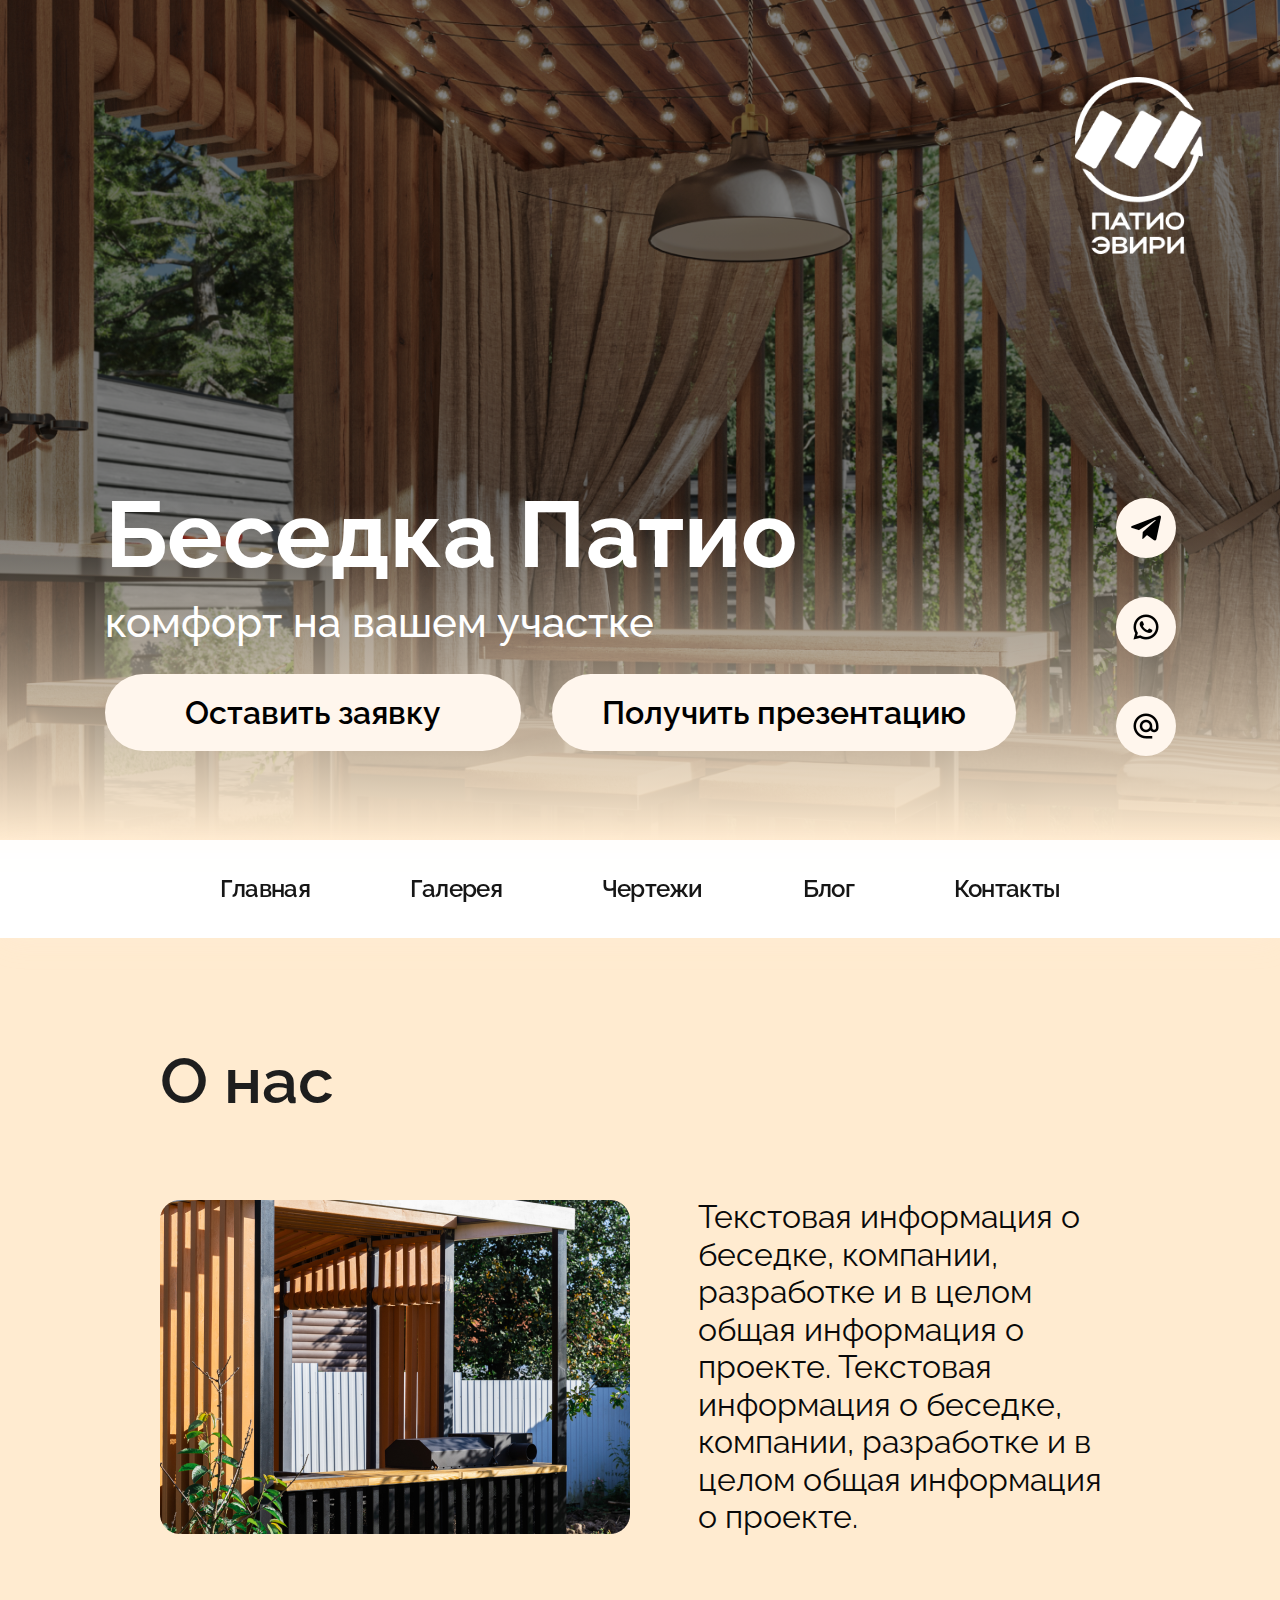
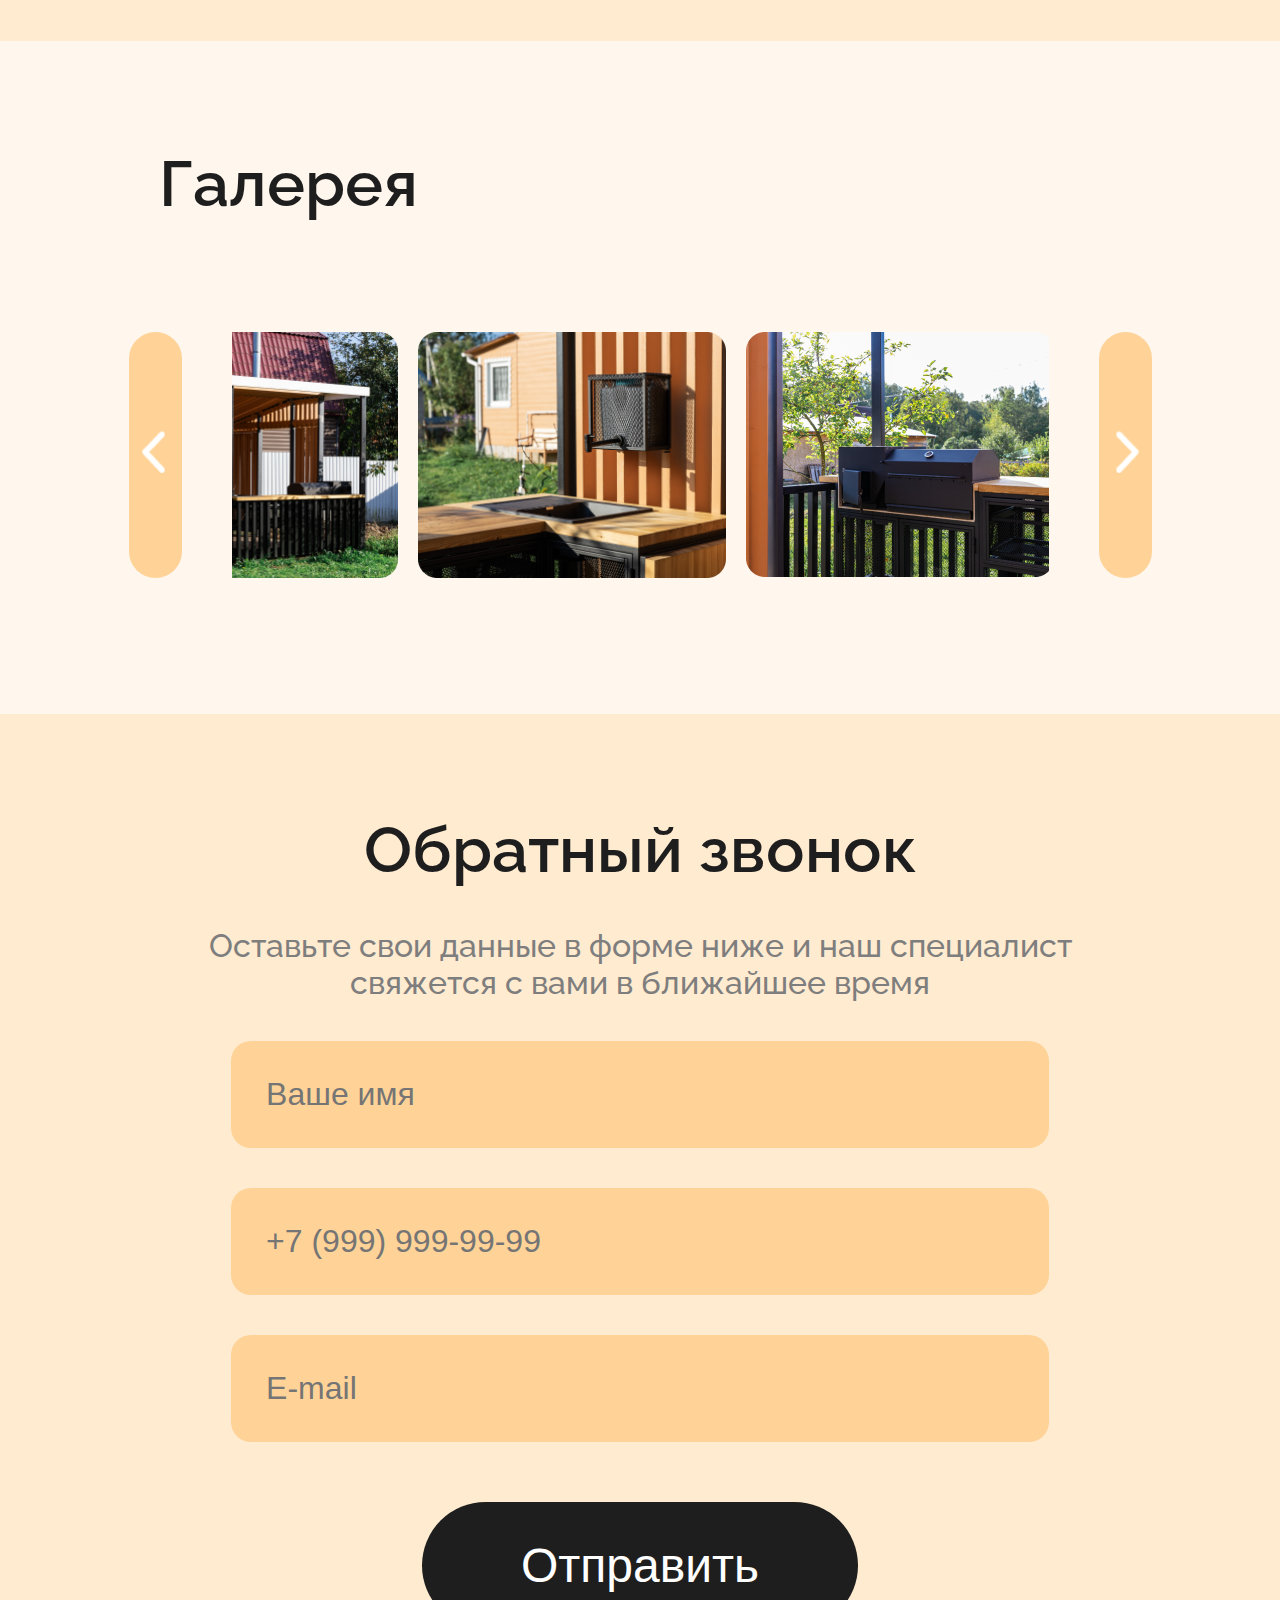
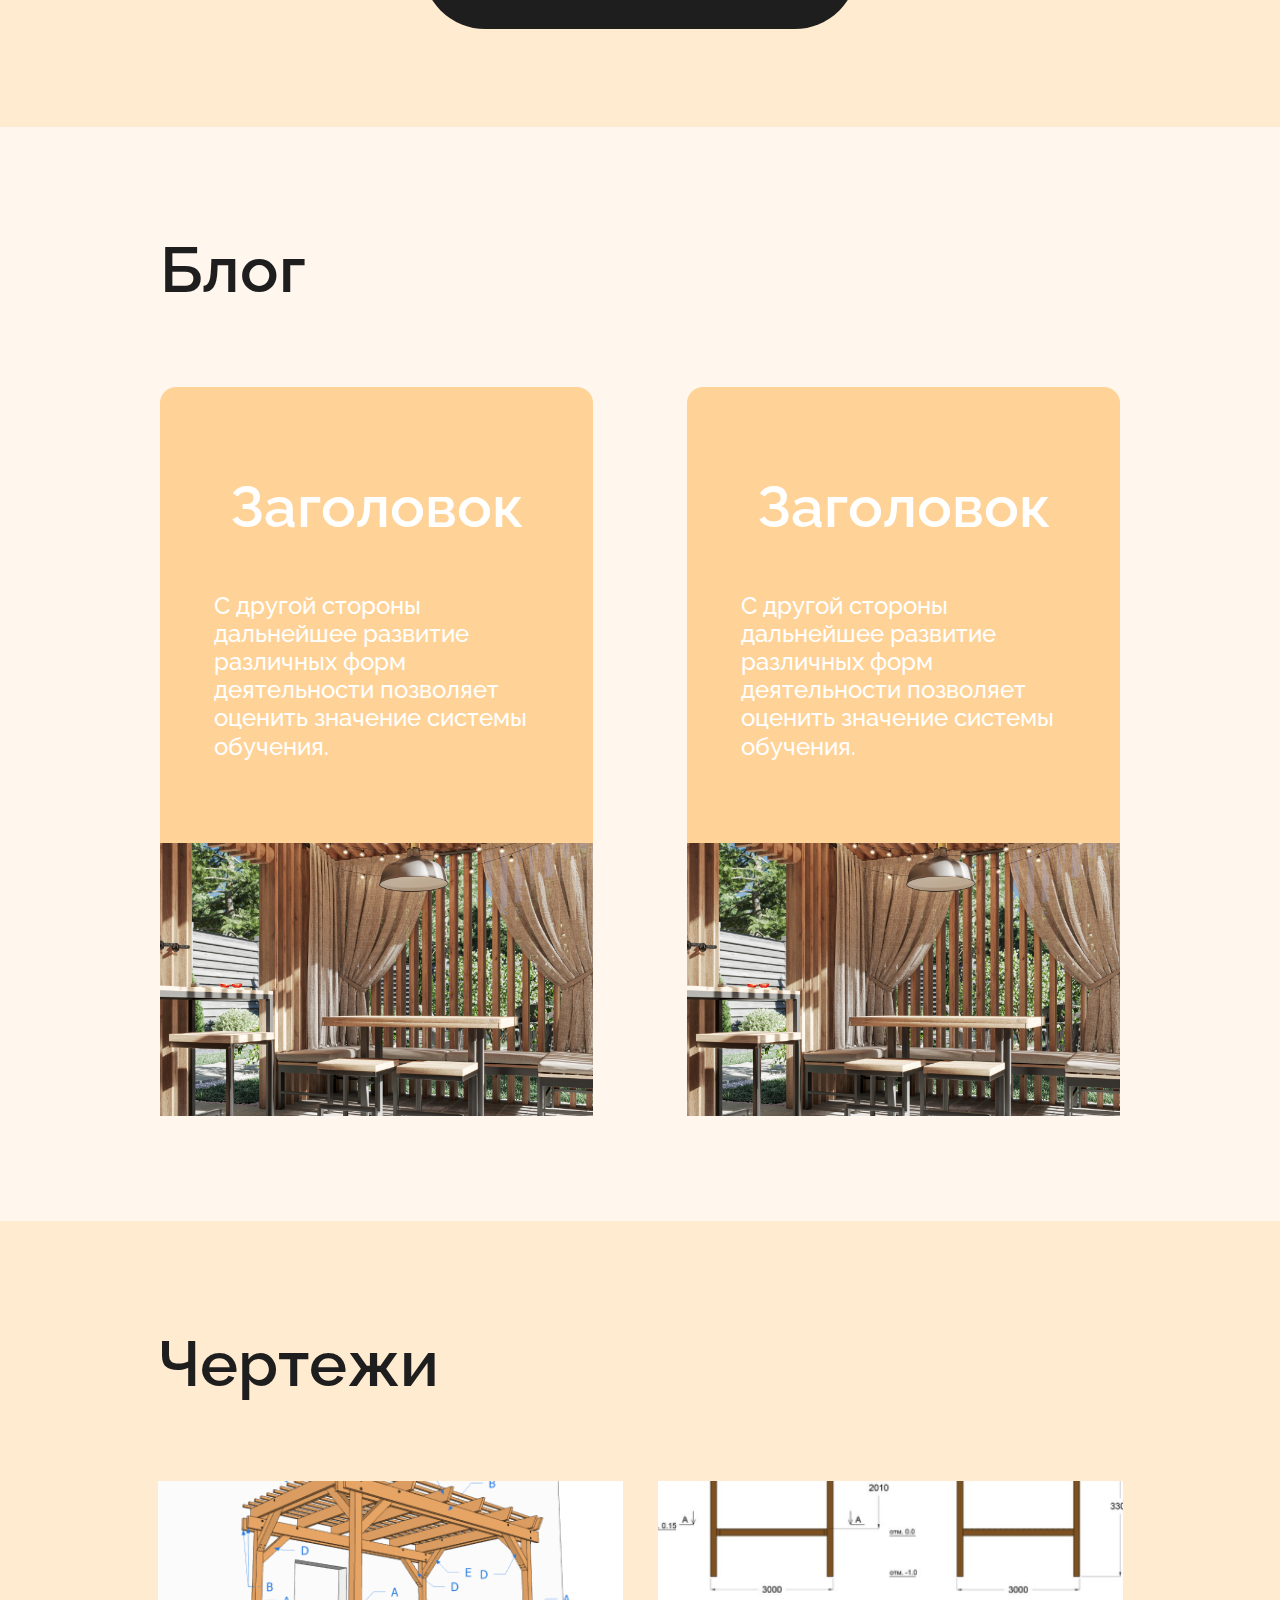
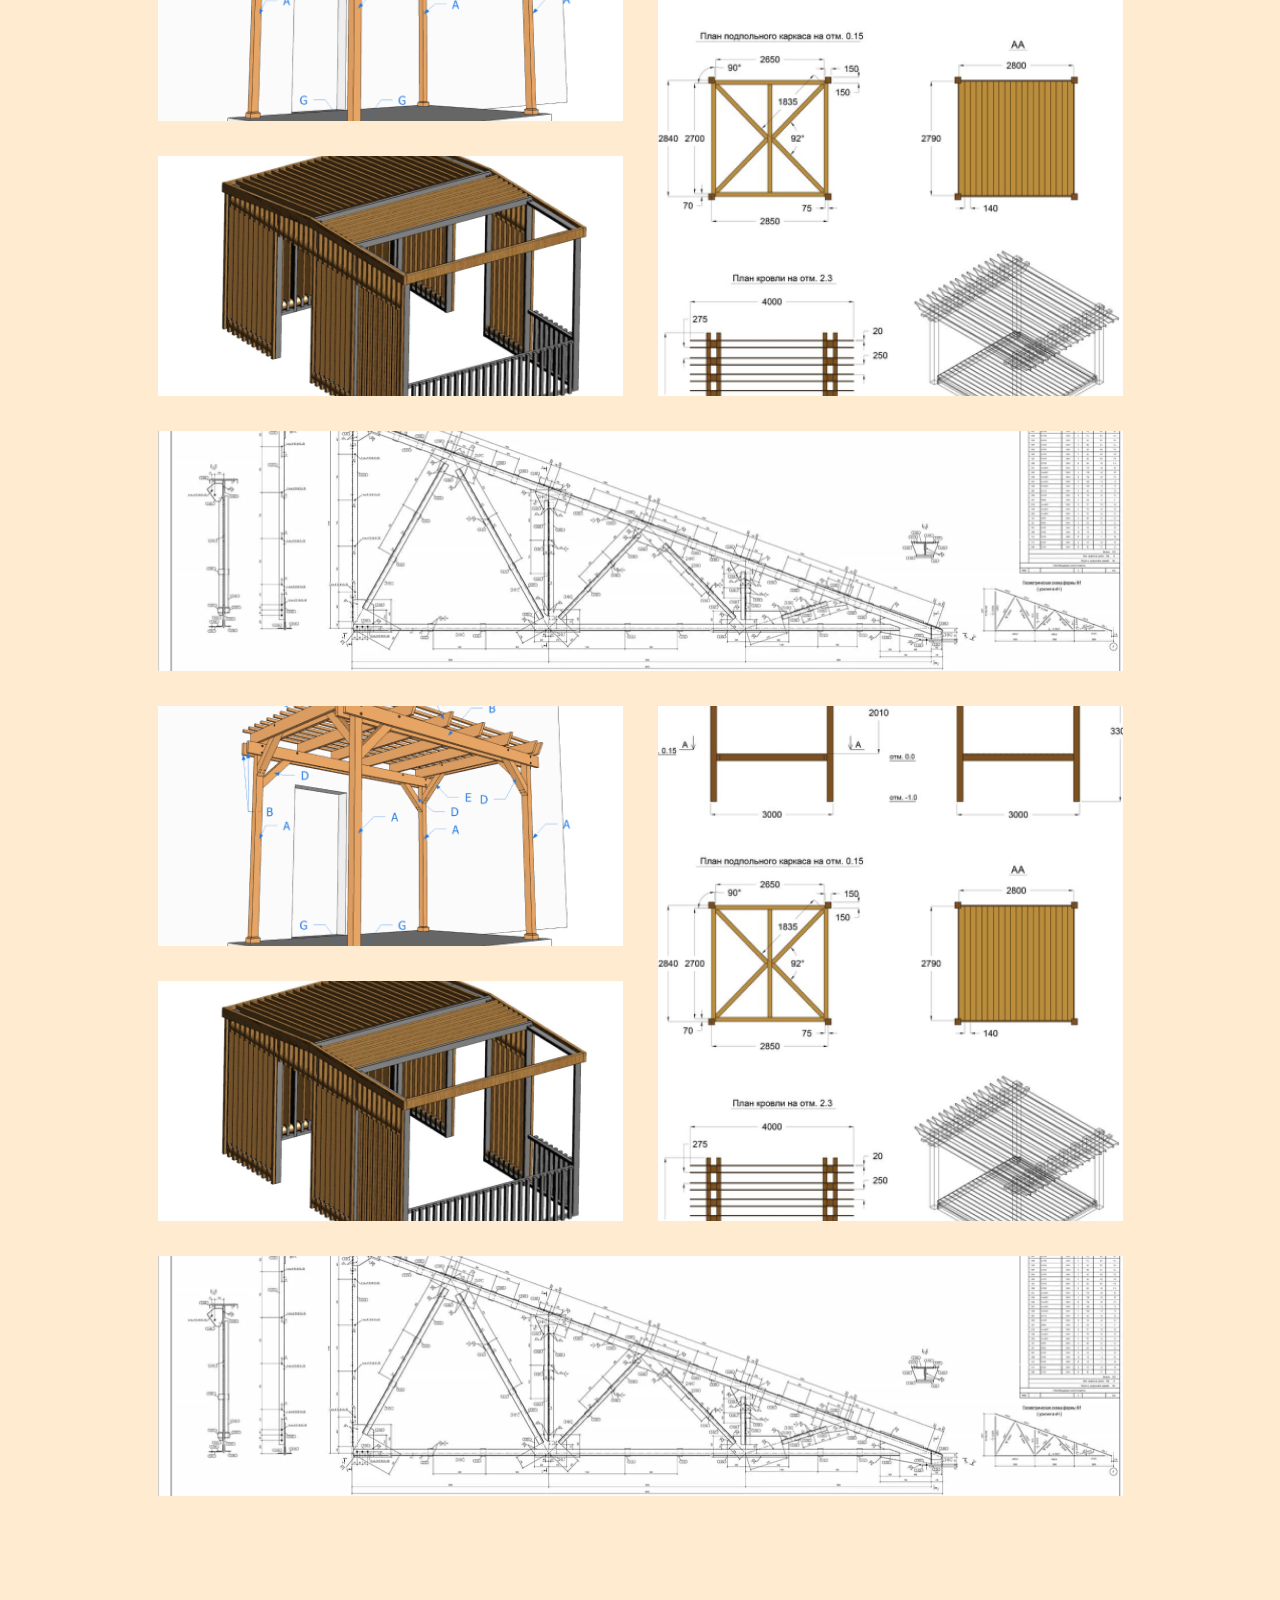
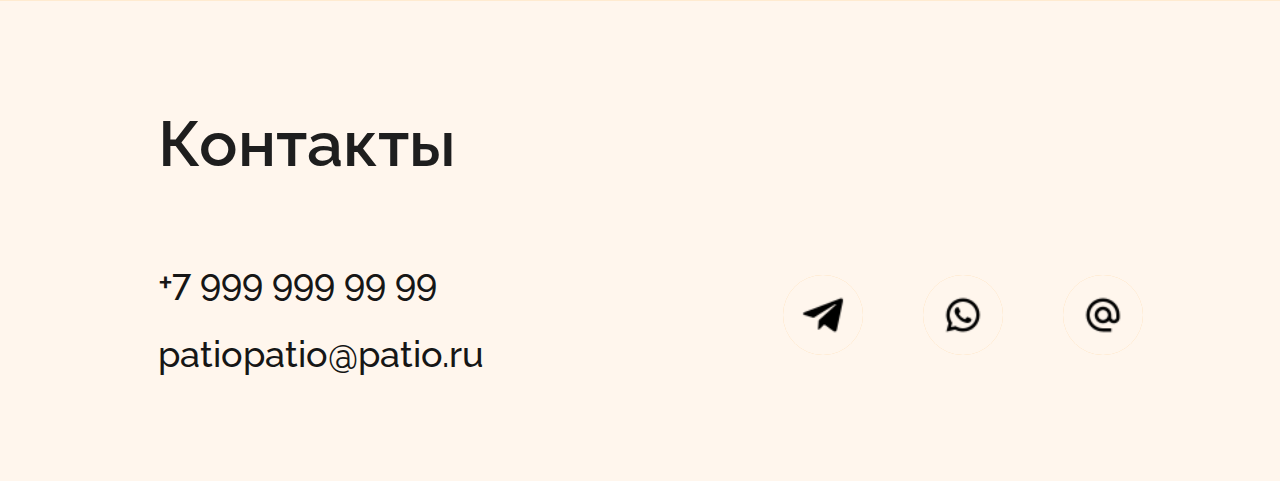
<file: index.html>
<!DOCTYPE html>
<html lang="ru">
<head>
    <meta charset="UTF-8">
    <meta name="viewport" content="width=device-width, initial-scale=1.0">
    <meta name="description" content="Беседка Патио — комфорт на вашем участке">
    <title>Беседка Патио</title>
    <link rel="preconnect" href="https://fonts.googleapis.com">
    <link rel="preconnect" href="https://fonts.gstatic.com" crossorigin>
    <link href="https://fonts.googleapis.com/css2?family=Raleway:ital,wght@0,100..900;1,100..900&display=swap" rel="stylesheet">
    <link rel="stylesheet" href="slick.css">
    <link rel="stylesheet" href="style.css">
</head>
<body>
    <section class="section__greeting" id="scroll-main">
      <div class="section__container-logo">
        <img class="section__logo" src="img\logo.png" alt="patio every logo">
      </div>
      <h1 class="visually-hidden">купить беседку для дачи</h1>
      <div class="container section__container">
        <div class="section__main">
          <section class="section__main-title ">
            <h2 class="section__title">Беседка Патио</h2>
            <p class="section__subtitle">комфорт на вашем участке</p>
          </section>
          <div class="section__main-social">
            <button class="section__button" type="button" name="button">Оставить заявку</button>
            <button class="section__button take-pres" type="button" name="button">Получить презентацию</button>
          </div>
        </div>
        <div class="social-icons">
          <a href="#">
            <img class="social-icon" src="img\telegram-icon.png" alt="telegram">
          </a>
          <a href="#">
            <img class="social-icon" src="img\whatsapp-icon.png" alt="whatsapp">
          </a>
          <a href="#">
            <img class="social-icon" src="img\email-icon.png" alt="email">
          </a>
        </div>
      </div>
    </section>
    <header class="header">
      <nav class="nav">
        <ul class="nav__list">
            <li class="nav__item active">
              <a class="nav__item-link" href="#scroll-main">
                Главная
              </a>
            </li>
            <li class="nav__item">
              <a class="nav__item-link" href="#scroll-gallery">
                Галерея
              </a>
            </li>
            <li class="nav__item">
              <a class="nav__item-link" href="#scroll-bp">
                Чертежи
              </a>
            </li>
            <li class="nav__item">
              <a class="nav__item-link" href="#scroll-blog">
                Блог
              </a>
            </li>
            <li class="nav__item">
              <a class="nav__item-link" href="#scroll-callback">
                Контакты
              </a>
            </li>
        </ul>
      </nav>
      <div class="header-glass">

      </div>
    </header>
    <div class="about" id="scroll-about">
      <div class="about__inner">
        <p class="about__title content-title">О нас</p>
        <div class="about__inner-content">
          <img class="about__image" src="img/about-img.png" alt="Vid besedki">
          <p class="about__text">Текстовая информация о беседке, компании, разработке и в целом общая информация о проекте. Текстовая информация о беседке, компании, разработке и в целом общая информация о проекте.</p>
        </div>
      </div>
    </div>
    <div class="gallery" id="scroll-gallery">
      <div class="gallery__inner">
        <p class="gallery__title content-title">Галерея</p>
        <div class="gallery__inner-slider">
          <img class="gallery-slider__item" src="img/gal_img1.png" alt="photo besedki">
          <img class="gallery-slider__item" src="img/gal_img2.png" alt="photo besedki">
          <img class="gallery-slider__item" src="img/gal_img3.png" alt="photo besedki">
          <img class="gallery-slider__item" src="img/gal_img1.png" alt="photo besedki">
          <img class="gallery-slider__item" src="img/gal_img2.png" alt="photo besedki">
          <img class="gallery-slider__item" src="img/gal_img3.png" alt="photo besedki">
        </div>
      </div>
    </div>

    <div class="form-container" id="scroll-callback">
      <p class="form-title">Обратный звонок</p>
      <p class="form-subtitle">Оставьте свои данные в форме ниже и наш специалист свяжется с вами в ближайшее время</p>
      <form class="callback-container" id="callback-form">
        <input type="text" id="name" name="name" placeholder="Ваше имя" required>
        <input type="tel" id="phone" name="phone" placeholder="+7 (999) 999-99-99" required>
        <input type="email" id="email" name="email" placeholder="E-mail" required>
        <button type="submit">Отправить</button>
      </form>
    </div>
    <div class="popup" id="popup">
      <div class="popup-content">
        <button class="close-btn">&times;</button>
        <h2>Мы с Вами свяжемся. Спасибо!</h2>
      </div>
    </div>



    <div class="blog" id="scroll-blog">
      <div class="blog__inner">
        <div class="blog__inner-content">
          <p class="blog__title content-title">Блог</p>
          <div class="blog__inner-card">
            <div class="blog-card">
              <p class="blog-card__title">Заголовок</p>
              <p class="blog-card__text">С другой стороны дальнейшее развитие различных форм деятельности позволяет оценить значение системы обучения.</p>
              <div class="blog-card__image"></div>
            </div>
            <div class="blog-card">
                <p class="blog-card__title">Заголовок</p>
                <p class="blog-card__text">С другой стороны дальнейшее развитие различных форм деятельности позволяет оценить значение системы обучения.</p>
                <div class="blog-card__image"></div>
            </div>
          </div>
        </div>
      </div>
    </div>



    <div class="blueprints" id="scroll-bp">
      <div class="blueprints__inner">
        <p class="blueprints__title content-title">Чертежи</p>
        <div class="blueprints__inner-content">
          <div class="bg-bp-img" style="--bg: url('img/bp-img-1.png')"></div>
          <div class="bg-bp-img" style="--bg: url('img/bp-img-4.png')"></div>
          <div class="bg-bp-img" style="--bg: url('img/bp-img-2.png')"></div>
          <div class="bg-bp-img" style="--bg: url('img/bp-img-3.png')"></div>
          <div class="bg-bp-img" style="--bg: url('img/bp-img-1.png')"></div>
          <div class="bg-bp-img" style="--bg: url('img/bp-img-4.png')"></div>
          <div class="bg-bp-img" style="--bg: url('img/bp-img-2.png')"></div>
          <div class="bg-bp-img" style="--bg: url('img/bp-img-3.png')"></div>
        </div>
      </div>
    </div>



    <div class="footer" id="scroll-footer">
      <div class="footer__inner">
        <p class="footer__title content-title">Контакты</p>
        <div class="footer__inner-content">
          <div class="footer__inner-card">
            <div class="footer-card">
              <a class="footer-card__title tel" href="tel:+79999999999">+7 999 999 99 99</a>
              <!-- <p class="footer-card__title">+7 (999) 999-99-99</p> -->
              <a class="footer-card__text mail" href="mailto:patiopatio@patio.ru">patiopatio@patio.ru</a>
              <!-- <p class="footer-card__text">patiopatio@patio.ru</p> -->
            </div>
            <div class="footer-card-icons">
              <a href="#">
                <img class="social-icon bottom-icon" src="img\telegram-icon.png" alt="telegram">
              </a>
              <a href="#">
                <img class="social-icon bottom-icon" src="img\whatsapp-icon.png" alt="whatsapp">
              </a>
              <a href="#">
                <img class="social-icon bottom-icon" src="img\email-icon.png" alt="email">
              </a>
            </div>
          </div>
        </div>
      </div>
    </div>








    <script src="https://ajax.googleapis.com/ajax/libs/jquery/3.7.1/jquery.min.js"></script>
    <script src="slick.min.js"></script>
    <script src="script.js"></script>
</body>
</html>
</file>
<file: style.css>
*,
*::after,
*::before{
    margin: 0;
    padding: 0;
    box-sizing: border-box;
    text-decoration: none;
    text-underline-position: from-font;
    text-decoration-skip-ink: none;
}
ul{
    margin: 0;
    list-style: none;/*убали точки у списка*/
}
li{
    padding: 0;
}
a{
    text-decoration: none;
    color: inherit;
}
body{
  font-family: "Raleway", sans-serif;
  font-weight: 500;
  font-size: 32px;
  color: #FFFFFF;
  line-height: 37px;
}
.section__greeting{
  padding: 77px;
  /* background-image: url("img/bg.png"); */
  background-image: linear-gradient(180deg, rgba(0, 0, 0, 0.5) 60%, rgba(255, 235, 208, 1) 100%), url("img/bg.png");
  background-size: cover;
  background-repeat: no-repeat;
  display: flex;
  row-gap: clamp(25px, 19vw, 478px);
  flex-direction: column;
}
.section__container{
  display: flex;
  row-gap: clamp(25px, 19vw, 478px);
  align-items: center;
  justify-content: center;
  gap: 100px;
}
.section__container-logo{
  display: flex;
  justify-content: end;
}
.section__logo{
  width: clamp(120px,10vw,168px);
}
.section__main{
  display: flex;
  flex-direction: column;
  gap: clamp(25px,2vw,55px);
}
.section__main-title{
  display: flex;
  flex-direction: column;
  gap: clamp(5px, 3vw, 40px);
}
.section__title{
  font-size: clamp(39px, 7.3vw ,128px);
  font-weight: 700;
  line-height: clamp(39px, 3.9vw ,132px);
  text-align: left;
}
.section__subtitle{
  font-size: clamp(15px, 3.3vw, 48px);
  font-weight: 500;
  line-height: clamp(20px, 3.9vw, 50px);
}
.section__main-social{
  display: flex;
  justify-content: space-between;
  align-items: center;
  gap: 31px;
}
.social-icons{
  display: flex;
  justify-content: space-between;
  flex-direction: column;
  align-items: center;
  gap: 32px;
}
.section__button{
  border: none;
  font-family: "Raleway", sans-serif;
  font-weight: 600;
  font-size: 32px;
  color: #00000;
  line-height: 37px;
  background-color: #FFF6ED;
  border-radius: 79px;
  padding: 20px 80px;
  text-wrap-mode: nowrap;
}
.section__button:hover{
  background-color: #FFEBD0;
  cursor: pointer;
}
.take-pres{
    padding: 20px 50px;
}
.social-icon{
  /* width: 100%; */
  border-radius: 100%;

}
.header{
  position: sticky;
  top: 0;
  z-index: 1;
}
.nav{

  /* background-color: #FFF6ED; */
  display: flex;
  align-items: center;
  flex-direction: column;
}
.nav__list{
  display: flex;
  align-items: center;
  margin: 35px auto;
  gap: 0px;
}
.nav__item{
  /* margin: 20px auto; */
  font-family: Raleway;
  font-size: 24px;
  font-weight: 600;
  line-height: 28.18px;
  letter-spacing: -0.03em;
  text-align: center;
  color: #161616;
  z-index: 3;
}
.header-glass{
  position: absolute;
  width: 100%;
  height: 100%;
  z-index: 2;
  top: 0;
  right: 0;
/* background-color: #FFF6ED; */
/* opacity: 0.9; */
/* backdrop-filter: blur(100px); */
  background: rgba(255, 255, 255, 0.2);
  box-shadow: 0 4px 30px rgba(255, 246, 237, 0.1);
  backdrop-filter: blur(20px);
  -webkit-backdrop-filter: blur(5px);
}
.nav__item-link{
  padding: 50px 50px;
}
.nav__item-link:hover{

  padding: 35px 50px;
  background-color: #FFEBD0;
}
.about{
  background-color: #FFEBD0;
  display: flex;
  justify-content: center;
}
.about__inner{
  margin: 105px auto;
  display: flex;
  gap: 80px;
  flex-direction: column;
}
.content-title{
  font-family: Raleway;
  font-size: 64px;
  font-weight: 600;
  line-height: 75.14px;
  text-align: left;
  color: #1E1E1E;
}
.about__inner-content{
  display: flex;
  align-items: center;
  gap:68px
}
.about__text{
  max-width: 422px;
  font-size: 32px;
  font-weight: 400;
  line-height: 37.57px;
  text-align: left;
  color: #090909;
}
.gallery{
  /* background-color: #0D0D0D; */
  display: flex;
  justify-content: center;
  position: relative;
  background-color: #FFF6ED;
}
.gallery__inner{
  margin: 105px auto;
  display: flex;
  gap: 80px;
  flex-direction: column;
}
.gallery__inner-slider{
  display: flex;
  gap: 20px;
  flex-basis: 308px;
  max-width: 963px;
  flex-direction: row;
  flex-wrap: nowrap;
  align-items: center;
}
.gallery-slider__item{
    max-width: 308px;
}
.slick-track{
  opacity: 1;
  width: 3201px;
  transform: translate3d(-873px, 0px, 0px);
  display: flex;
  gap: 20px;
}
.slick-arrow {
  height: 246px;
  min-width: 53px;
  border-radius: 65px;
  border: none;
  background-color: #FFD397;
  font-size: 0;
}
.slick-prev {
  position: absolute;
  position: relative;
  left: -30px;
}
.slick-next {
  position: absolute;
  right: -30px;
  position: relative;
}
.slick-prev::after{
  content: '';
  width: 23px;
  height: 42px;
  background-image: url(img/arrow.png);
  background-repeat: no-repeat;
  position: absolute;
  background-size: cover;
  left: 26%;
  top: 40%;
}
.slick-next::after{
  content: '';
  width: 23px;
  height: 42px;
  background-image: url(img/arrow.png);
  background-repeat: no-repeat;
  position: absolute;
  background-size: cover;
  left: 33%;
  top: 40%;
  transform: rotateY(180deg);
}





.form-container {

    padding: 98px;
    text-align: center;
    background-color: #FFEBD0;
    display: flex;
    flex-direction: column;
    align-items: center;
    gap: 40px;
}
.form-title{
  font-size: 64px;
  font-weight: 600;
  line-height: 75.14px;
  text-align: center;
  color: #1E1E1E;
}
.form-subtitle{
  color: #7E7E7E;
  max-width: 900px;
}

.form-container input {
    width: calc(171% - 20px);
    padding: 35px;
    border: none;
    border-radius: 20px;
    font-size: 32px;
    background-color: #FFD397;
}

.form-container button {
    padding: 36px 99px;
    font-size: 48px;
    color: #fff;
    background-color: #1E1E1E;
    border: none;
    border-radius: 107px;
    cursor: pointer;
    margin-top: 20px;
}

.form-container button:hover {
    background-color: #555;
}

.popup {
    position: fixed;
    top: 0;
    left: 0;
    width: 100%;
    height: 100%;
    background: rgba(0, 0, 0, 0.5);
    display: flex;
    justify-content: center;
    align-items: center;
    visibility: hidden;
    opacity: 0;
    transition: opacity 0.3s, visibility 0.3s;
}

.popup.active {
    visibility: visible;
    opacity: 1;
}

.popup-content {
    background: #fff;
    padding: 20px;
    border-radius: 10px;
    text-align: center;
    position: relative;
}

.popup-content h2 {
    margin: 0 0 10px;
    font-size: 20px;
}

.popup-content .close-btn {
    position: absolute;
    top: 10px;
    right: 10px;
    background: none;
    border: none;
    font-size: 18px;
    cursor: pointer;
}
.callback-container{
  display: flex;
  flex-direction: column;
  align-items: center;
  flex-wrap: nowrap;
  /* max-width: 764px; */
  gap: 40px;
}


.blog {
  padding: 105px 0px;
  background-color: #FFF6ED;
}
.blog__inner-content {
  display: flex;
  max-width: 960px;
  margin: 0 auto;
  gap: 80px;
  flex-direction: column;
}
.blog__inner-card{
  display: flex;
  align-items: center;
  justify-content: center;
  gap: 94px;
}
.blog-card {
  background-color: #FFD397;
  border-top-right-radius: 16px;
  border-top-left-radius: 16px;
  flex: 1 1 calc(50% - 10px);
  box-sizing: border-box;
  display: flex;
  flex-direction: column;
  justify-content: space-between;
  max-width: 433px;
  align-items: center;
}

.blog-card__title {
  font-size: 58px;
  padding: 86px 54px 0px 54px;
  font-weight: 600;
  line-height: 68.09px;
  text-align: center;
  text-underline-position: from-font;
  text-decoration-skip-ink: none;
}

.blog-card__text {
  font-size: 24px;
  padding: 50px 54px 82px 54px;
  font-weight: 500;
  line-height: 28.18px;
  text-align: left;
  text-underline-position: from-font;
  text-decoration-skip-ink: none;

}

.blog-card__image {
  background: url('img/bg.png');
  background-position: center;
  background-repeat: no-repeat;
  background-size: cover;
  width: 100%;
  height: 273px;
}

.blueprints{
  background-color: #FFEBD0;
  display: flex;
  justify-content: center;
}
.blueprints__inner{
  margin: 105px auto;
}
.blueprints__title{
  margin-bottom: 80px;
}
.blueprints__inner-content{
  display: grid;
  grid-template-columns: repeat(auto-fill, minmax(465px, 1fr));
  grid-auto-rows: 240px;
  grid-auto-flow: dense;
  grid-gap: 35px;
  max-width: 965px;
}
.bg-bp-img{
  background: var(--bg) center / cover no-repeat;
}
.bg-bp-img:nth-child(2n){
  grid-column: span 1;
  grid-row: span 2;
}
.bg-bp-img:nth-child(4n){
  grid-column: span 2;
  grid-row: span 1;
}





.footer {
  padding: 105px 0px;
  background-color: #FFF6ED;
}
.footer__inner{
  max-width: 965px;
  display: flex;
  gap: 80px;
  margin: 0 auto;
  flex-direction: column;
}
.footer__inner-content {
  display: flex;
  gap: 80px;
  flex-direction: column;
}
.footer__inner-card{
  color: #161616;
  display: flex;
  justify-content: space-between;
  align-items: center;
}
.footer-card {
  font-size: 36px;
  font-weight: 500;
  line-height: 42.26px;
  text-align: left;
  text-underline-position: from-font;
  text-decoration-skip-ink: none;
  display: flex;
  flex-direction: column;
  gap:30px;
}
.footer-card-icons{
  display: flex;
  justify-content: space-between;
  flex-direction: row;
  align-items: center;
  gap: 80px;
}
.bottom-icon{
  background-color: #FFD397;
  width: 134%;
}
.footer-card__title {

}

.footer-card__text {


}












.visually-hidden {
  position: absolute;
  width: 1px;
  height: 1px;
  margin: -1px;
  border: 0;
  padding: 0;
  white-space: nowrap;
  clip-path: inset(100%);
  clip: rect(0 0 0 0);
  overflow: hidden;
}
</file>
